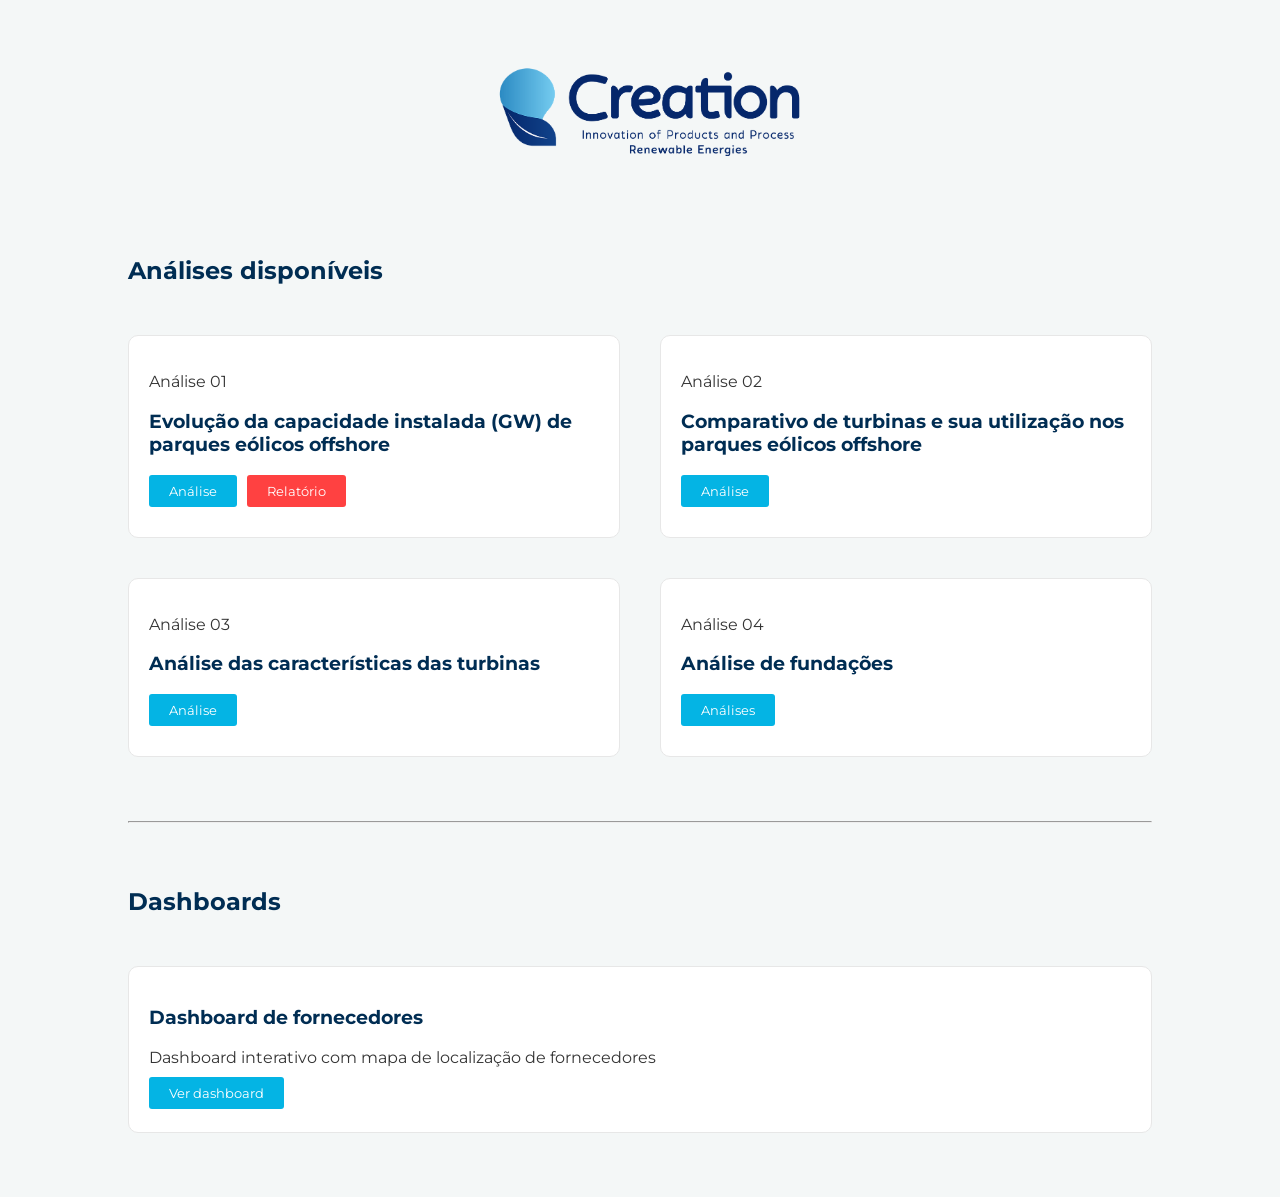
<file: index.html>
<!DOCTYPE html>
<html lang="pt-BR">
<head>
    <meta charset="UTF-8">
    <meta name="viewport" content="width=device-width, initial-scale=1.0">
    <title>Catálogo de análises - Creation</title>
    <link rel="stylesheet" href="style.css">
</head>
<body>
    <header>
        <img src="logo.png" alt="Creation UFRN - Logo">
    </header>

    <main>
        <h2>Análises disponíveis</h2>
        <div class="card-container">
            <div class="card">
                <p>Análise 01</p>
                <h3>Evolução da capacidade instalada (GW) de parques eólicos offshore</h3>
                <div class="links">
                    <a class="botao analise" href="analise1.html">Análise</a>
                    <a class="botao relatorio" href="Evolução da capacidade instalada.pdf">Relatório</a>
                </div>
            </div>

            <div class="card">
                <p>Análise 02</p>
                <h3>Comparativo de turbinas e sua utilização nos parques eólicos offshore</h3>
                
                <div class="links">
                    <a class="botao analise" href="analise2.html">Análise</a>
                </div>
            </div>

            <div class="card">
                <p>Análise 03</p>
                <h3>Análise das características das turbinas</h3>

                <div class="links">
                    <a class="botao analise" href="analise3.html">Análise</a>
                </div>
            </div>

            <div class="card">
                <p>Análise 04</p>
                <h3>Análise de fundações</h3>

                <div class="links">
                    <button onclick="toggleSubmenu('submenu-4')" class="botao analise">Análises</button>
                </div>
                
                <div class="submenu" id="submenu-4">
                    <a href="analise4/fixa.html">Análise de profundidade - fixa</a>
                    <a href="analise4/flutuante.html">Análise de profundidade - flutuante</a>
                    <a href="analise4/categorias_fundacao.html">Categorias de fundação por países</a>
                </div>
            </div>
        </div>

        <hr>

        <h2>Dashboards</h2>
        <div class="card-container">
            <div class="card">
                <h3>Dashboard de fornecedores</h3>
                <p>Dashboard interativo com mapa de localização de fornecedores</p>
                <a class="botao analise" href="https://dashboardfornecedores.streamlit.app/" target="_blank">Ver dashboard</a>
            </div>
        </div>
    </main>

    <script src="script.js">

    </script>
</body>
</html>
</file>
<file: style.css>
@import url('https://fonts.googleapis.com/css2?family=Montserrat:ital,wght@0,100..900;1,100..900&display=swap');

body {
    font-family: "Montserrat", sans-serif;
    background-color: #F4F7F7;
    padding: 0;
    margin: 5% 10%;
    color: #343434;
}

header {
    display: flex;
    justify-content: center;
    align-items: center;
    margin-bottom: 100px;
}

header img {
    width: 400px;
}

h3, h2 {
    color: #002D53;
}

.card {
    flex: 1 1 calc(50% - 80px);
    background-color: white;
    padding: 20px 20px 30px 20px;
    border-radius: 10px;
    border: 1px solid rgb(231, 231, 231);
    width: 500px;
}

.card-container {
    display: flex;
    flex-wrap: wrap;
    gap: 40px;
    margin-top: 50px;
}

.links {
    display: flex;
    gap: 10px;
}

.botao {
    padding: 8px 20px;
    font-size: 10pt;
    text-decoration: none;
    color: white;
    border-radius: 3px;
    border: none;
    font-family: "Montserrat", sans-serif;
    cursor: pointer;

    transition: 0.2s ease-in-out;
}

.analise {
    background-color: #04B4E4;
}

.analise:hover {
    background-color: #009bc5;
}

.relatorio {
    background-color: #ff4141;
}

.relatorio:hover {
    background-color: #da3636;
}

.submenu {
    margin-top: 10px;
    flex-direction: column;
    gap: 2px;
    display: none;
}

.submenu.ativo {
    display: flex;
}

hr {
    margin-top: 4em;
    margin-bottom: 4em;
}
</file>
